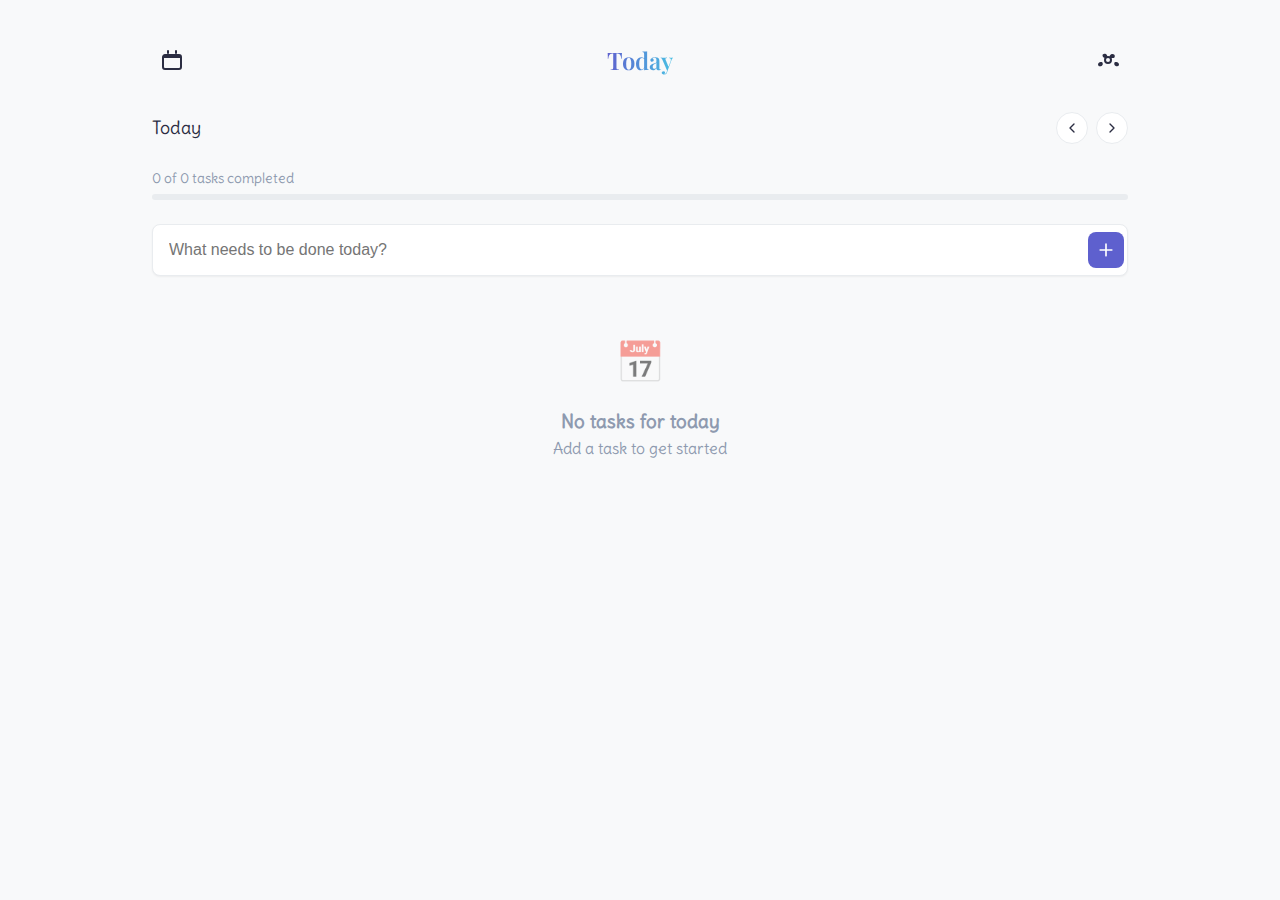
<file: index.html>
<!DOCTYPE html>
<html lang="en">
<head>
    <meta charset="UTF-8">
    <meta name="viewport" content="width=device-width, initial-scale=1.0">
    <title>Today | Luminous Planner</title>
    <link href="https://fonts.googleapis.com/css2?family=Inter:wght@300;400;500;600;700&family=Playfair+Display:wght@400;500;600&display=swap" rel="stylesheet">
    <link href="https://fonts.googleapis.com/css2?family=Delius&display=swap" rel="stylesheet">
    <link rel="stylesheet" href="css/styles.css">
    <link rel="stylesheet" href="css/animations.css">
    <script type="module" src="js/app.js"></script>
    
    <!-- Add these to both HTML files -->
<link rel="manifest" href="/manifest.json">
<meta name="theme-color" content="#5e60ce">

<!-- iOS specific -->
<meta name="apple-mobile-web-app-capable" content="yes">
<meta name="apple-mobile-web-app-status-bar-style" content="black-translucent">
<link rel="apple-touch-icon" href="/icons/icon-192.png">

<!-- Android/Windows -->
<meta name="mobile-web-app-capable" content="yes">
<meta name="msapplication-TileColor" content="#5e60ce">
<meta name="msapplication-TileImage" content="/icons/icon-144.png">
</head>
<body>
    <div class="app-container day-view">
        <header class="app-header">
            <button class="nav-btn week-view-btn" aria-label="View week">
                <svg width="24" height="24" viewBox="0 0 24 24" fill="none" xmlns="http://www.w3.org/2000/svg">
                    <path d="M8 3V5M16 3V5M3 9H21M5 7H19C20.1046 7 21 7.89543 21 9V19C21 20.1046 20.1046 21 19 21H5C3.89543 21 3 20.1046 3 19V9C3 7.89543 3.89543 7 5 7Z" stroke="currentColor" stroke-width="2" stroke-linecap="round" stroke-linejoin="round"/>
                </svg>
            </button>
            <h1 class="day-title">Today</h1>
            <button class="nav-btn settings-btn" aria-label="Settings">
                <svg width="24" height="24" viewBox="0 0 24 24" fill="none" xmlns="http://www.w3.org/2000/svg">
                    <path d="M12 15C13.6569 15 15 13.6569 15 12C15 10.3431 13.6569 9 12 9C10.3431 9 9 10.3431 9 12C9 13.6569 10.3431 15 12 15Z" stroke="currentColor" stroke-width="2" stroke-linecap="round" stroke-linejoin="round"/>
                    <path d="M19.4 15C19.2669 15.3016 19.227 15.6362 19.2851 15.9606C19.3432 16.2849 19.4968 16.5835 19.725 16.8175C19.9532 17.0515 20.245 17.2101 20.5615 17.2717C20.878 17.3334 21.2035 17.2954 21.495 17.163L21.6 17.1C21.8 17 22 16.9 22 16.5C22 16 21.5 15.5 21 15.2C20.9 15.1 20.7 15 20.5 15H19.4Z" stroke="currentColor" stroke-width="2" stroke-linecap="round" stroke-linejoin="round"/>
                    <path d="M10.1 9C10.2331 8.69842 10.273 8.36375 10.2149 8.0394C10.1568 7.71506 10.0032 7.41649 9.775 7.18251C9.54678 6.94853 9.25503 6.78986 8.93853 6.72823C8.62203 6.66659 8.29648 6.70465 8.005 6.837L7.9 6.9C7.7 7 7.5 7.1 7.5 7.5C7.5 8 8 8.5 8.5 8.8C8.6 8.9 8.8 9 9 9H10.1Z" stroke="currentColor" stroke-width="2" stroke-linecap="round" stroke-linejoin="round"/>
                    <path d="M5.6 15H4.5C4.3 15 4.1 15.1 4 15.2C3.5 15.5 3 16 3 16.5C3 16.9 3.2 17 3.4 17.1L3.5 17.2C3.8 17.3 4.1 17.4 4.5 17.3C4.8 17.2 5.1 17.1 5.4 16.8C5.6 16.6 5.8 16.3 5.8 16C5.7 15.6 5.7 15.3 5.6 15Z" stroke="currentColor" stroke-width="2" stroke-linecap="round" stroke-linejoin="round"/>
                    <path d="M16.5 9H17.6C17.7 8.7 17.8 8.4 17.8 8.1C17.8 7.8 17.6 7.5 17.4 7.3C17.2 7.1 16.9 6.9 16.5 6.9C16.1 6.9 15.8 7 15.5 7.2L15.4 7.3C15.1 7.5 14.9 7.7 14.7 8C14.5 8.3 14.5 8.6 14.5 9H15.6H16.5Z" stroke="currentColor" stroke-width="2" stroke-linecap="round" stroke-linejoin="round"/>
                </svg>
            </button>
        </header>

        <main class="day-main">
            <div class="date-display">
                <div class="current-date">Monday, June 10</div>
                <div class="nav-days">
                    <button class="nav-day-btn prev-day" aria-label="Previous day">
                        <svg width="16" height="16" viewBox="0 0 24 24" fill="none" xmlns="http://www.w3.org/2000/svg">
                            <path d="M15 18L9 12L15 6" stroke="currentColor" stroke-width="2" stroke-linecap="round" stroke-linejoin="round"/>
                        </svg>
                    </button>
                    <button class="nav-day-btn next-day" aria-label="Next day">
                        <svg width="16" height="16" viewBox="0 0 24 24" fill="none" xmlns="http://www.w3.org/2000/svg">
                            <path d="M9 18L15 12L9 6" stroke="currentColor" stroke-width="2" stroke-linecap="round" stroke-linejoin="round"/>
                        </svg>
                    </button>
                </div>
            </div>

            <div class="task-progress">
                <div class="progress-text">2 of 5 tasks completed</div>
                <div class="progress-bar">
                    <div class="progress-fill" style="width: 40%"></div>
                </div>
            </div>

            <div class="task-input-container">
                <input type="text" class="task-input" placeholder="What needs to be done today?" id="task-input">
                <button class="add-task-btn" id="add-task-btn">
                    <svg width="20" height="20" viewBox="0 0 24 24" fill="none" xmlns="http://www.w3.org/2000/svg">
                        <path d="M12 5V19M5 12H19" stroke="currentColor" stroke-width="2" stroke-linecap="round" stroke-linejoin="round"/>
                    </svg>
                </button>
            </div>

            <ul class="task-list" id="task-list">
                <!-- Tasks will be injected here by JavaScript -->
            </ul>
        </main>

        <div class="empty-state" id="empty-state">
            <div class="empty-icon">📅</div>
            <h3>No tasks for today</h3>
            <p>Add a task to get started</p>
        </div>
    </div>

    <div class="settings-modal" id="settings-modal">
        <div class="settings-content">
          <div class="settings-header">
            <h2>Settings</h2>
            <button class="close-settings">&times;</button>
          </div>
          <div class="settings-body">
            <div class="setting-group">
              <h3>Appearance</h3>
              <div class="setting-option">
                <label>
                  <input type="checkbox" id="dark-mode-toggle">
                  Dark Mode
                </label>
              </div>
              <div class="setting-option">
                <label>Theme Color</label>
                <div class="color-options">
                  <button class="color-option" data-color="#3d5a80" style="background-color: #3d5a80;"></button>
                  <button class="color-option" data-color="#da627d" style="background-color: #da627d;"></button>
                  <button class="color-option" data-color="#3a0ca3" style="background-color: #3a0ca3;"></button>
                  <button class="color-option" data-color="#7209b7" style="background-color: #7209b7;"></button>
                </div>
              </div>
              <div class="setting-option">
                  <label>Secondary Color</label>
                  <div class="secondary-color-options">
                      <button class="secondary-color-option" data-color="#48bfe3" style="background-color: #48bfe3;"></button>
                      <button class="secondary-color-option" data-color="#4cc9f0" style="background-color: #4cc9f0;"></button>
                      <button class="secondary-color-option" data-color="#56cfe1" style="background-color: #56cfe1;"></button>
                      <button class="secondary-color-option" data-color="#72efdd" style="background-color: #72efdd;"></button>
                      <button class="secondary-color-option" data-color="#80ffdb" style="background-color: #80ffdb;"></button>
                      <button class="secondary-color-option" data-color="#f72585" style="background-color: #f72585;"></button>
                  </div>
                </div>
            </div>
            <div class="setting-group">
              <h3>Notifications</h3>
              <div class="setting-option">
                <label>
                  <input type="checkbox" id="notifications-toggle">
                  Enable Reminders
                </label>
              </div>
            </div>
          </div>
        </div>
      </div>

      <script>
        // Register service worker
        if ('serviceWorker' in navigator) {
          window.addEventListener('load', () => {
            navigator.serviceWorker.register('js/sw.js')
              .then(registration => {
                console.log('ServiceWorker registration successful');
              })
              .catch(err => {
                console.log('ServiceWorker registration failed: ', err);
              });
          });
        }
        </script>
    <script src="js/utils.js"></script>
    <script src="js/storage.js"></script>
    <!-- In both index.html and week.html -->

    <script src="js/router.js"></script>
</body>
</html>
</file>
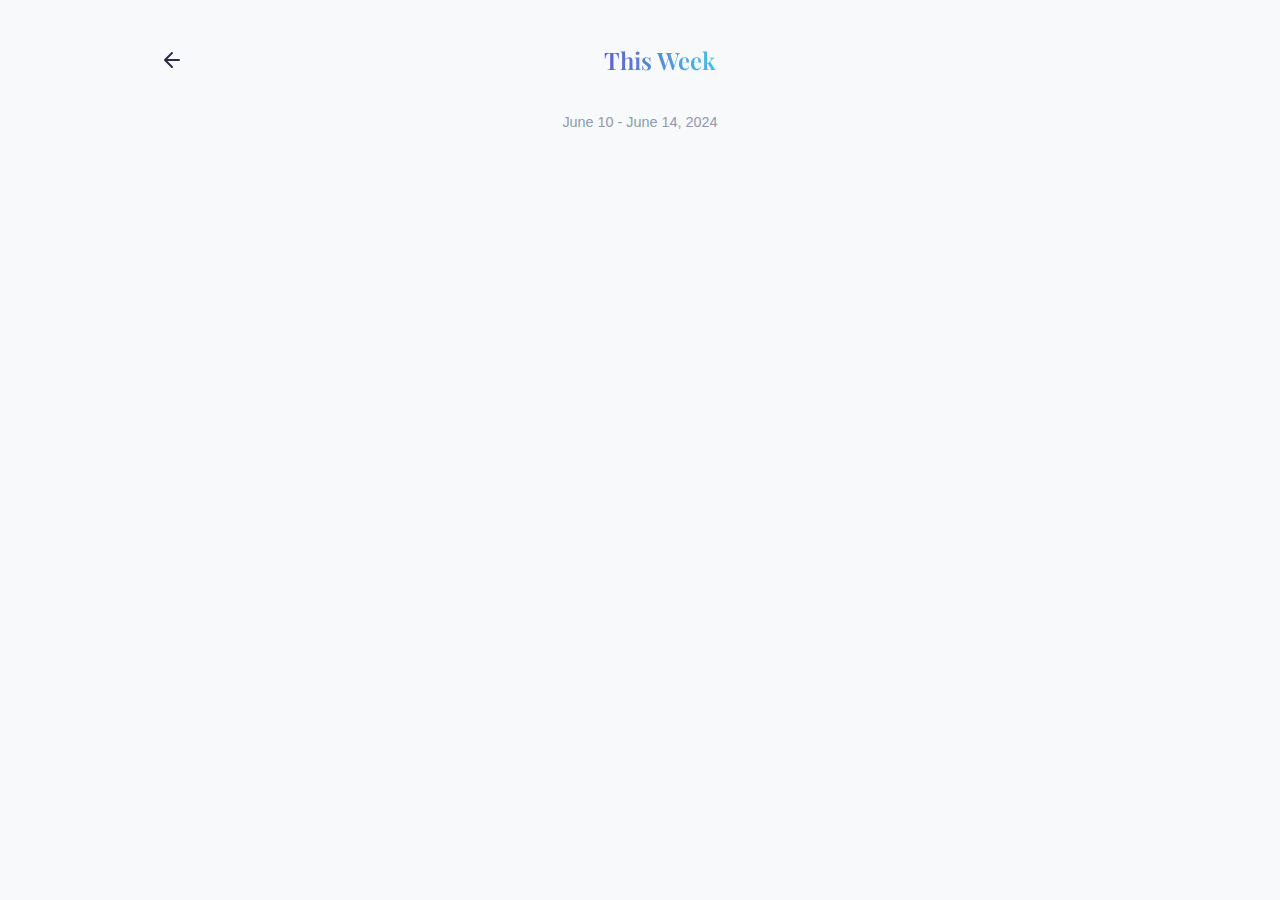
<file: week.html>
<!DOCTYPE html>
<html lang="en">
<head>
    <meta charset="UTF-8">
    <meta name="viewport" content="width=device-width, initial-scale=1.0">
    <title>Week | Luminous Planner</title>
    <link href="https://fonts.googleapis.com/css2?family=Inter:wght@300;400;500;600;700&family=Playfair+Display:wght@400;500;600&display=swap" rel="stylesheet">
    <link rel="stylesheet" href="css/styles.css">
    <link rel="stylesheet" href="css/animations.css">
    <script type="module" src="js/app.js"></script>
    
</head>
<body>
    <div class="app-container week-view">
        <header class="app-header">
            <button class="nav-btn back-btn" aria-label="Back to today">
                <svg width="24" height="24" viewBox="0 0 24 24" fill="none" xmlns="http://www.w3.org/2000/svg">
                    <path d="M19 12H5M12 19L5 12L12 5" stroke="currentColor" stroke-width="2" stroke-linecap="round" stroke-linejoin="round"/>
                </svg>
            </button>
            <h1 class="week-title">This Week</h1>
            <div class="spacer"></div>
        </header>

        <main class="week-main">
            <div class="week-range">June 10 - June 14, 2024</div>
            
            <div class="week-grid" id="week-grid">
                <!-- Days will be injected here by JavaScript -->
            </div>
        </main>
    </div>

    <script>
        // Register service worker
        if ('serviceWorker' in navigator) {
          window.addEventListener('load', () => {
            navigator.serviceWorker.register('/sw.js')
              .then(registration => {
                console.log('ServiceWorker registration successful');
              })
              .catch(err => {
                console.log('ServiceWorker registration failed: ', err);
              });
          });
        }
        </script>
    <script src="js/utils.js"></script>
    <script src="js/storage.js"></script>
    <!-- In both index.html and week.html -->

    <script src="js/router.js"></script>
</body>
</html>
</file>
<file: css/styles.css>
:root {
    --primary: #5e60ce;
    --primary-light: #8a8df2;
    --primary-dark: #3a0ca3;
    --secondary: #48bfe3;
    --accent: #64dfdf;
    --success: #80ffdb;
    --warning: #ff9e00;
    --error: #ef233c;
    
    --text-primary: #2b2d42;
    --text-secondary: #4a4e69;
    --text-muted: #8e9aaf;
    
    --bg-primary: #f8f9fa;
    --bg-secondary: #e9ecef;
    --bg-surface: #ffffff;
    
    --border-radius: 12px;
    --border-radius-sm: 8px;
    
    --shadow-sm: 0 1px 2px 0 rgba(0, 0, 0, 0.05);
    --shadow: 0 4px 6px -1px rgba(0, 0, 0, 0.1), 0 2px 4px -1px rgba(0, 0, 0, 0.06);
    --shadow-md: 0 10px 15px -3px rgba(0, 0, 0, 0.1), 0 4px 6px -2px rgba(0, 0, 0, 0.05);
    
    --space-xs: 4px;
    --space-sm: 8px;
    --space-md: 16px;
    --space-lg: 24px;
    --space-xl: 32px;
}

* {
    box-sizing: border-box;
    margin: 0;
    padding: 0;
}

html {
    font-size: 16px;
}

body {
    font-family: 'Delius', sans-serif;
    background-color: var(--bg-primary);
    color: var(--text-primary);
    line-height: 1.5;
    -webkit-font-smoothing: antialiased;
}

.app-container {
    max-width: 100%;
    min-height: 100vh;
    padding: var(--space-md);
    display: flex;
    flex-direction: column;
}

.app-header {
    display: flex;
    justify-content: space-between;
    align-items: center;
    padding: var(--space-md) 0;
    margin-bottom: var(--space-md);
}

.nav-btn {
    background: none;
    border: none;
    width: 40px;
    height: 40px;
    border-radius: 50%;
    display: flex;
    align-items: center;
    justify-content: center;
    cursor: pointer;
    color: var(--text-primary);
    transition: all 0.2s ease;
}

.nav-btn:hover {
    background-color: var(--bg-secondary);
    color: var(--primary);
}

.day-title, .week-title {
    font-family: 'Playfair Display', serif;
    font-weight: 600;
    font-size: 1.5rem;
    color: var(--primary);
    background: linear-gradient(to right, var(--primary), var(--secondary));
    -webkit-background-clip: text;
    -webkit-text-fill-color: transparent;
}

.date-display {
    display: flex;
    justify-content: space-between;
    align-items: center;
    margin-bottom: var(--space-lg);
}

.current-date {
    font-size: 1.1rem;
    font-weight: 500;
    color: var(--text-primary);
}

.nav-days {
    display: flex;
    gap: var(--space-sm);
}

.nav-day-btn {
    background: var(--bg-surface);
    border: 1px solid var(--bg-secondary);
    width: 32px;
    height: 32px;
    border-radius: 50%;
    display: flex;
    align-items: center;
    justify-content: center;
    cursor: pointer;
    color: var(--text-primary);
    transition: all 0.2s ease;
}

.nav-day-btn:hover {
    background-color: var(--primary);
    color: white;
    border-color: var(--primary);
}

.task-progress {
    margin-bottom: var(--space-lg);
}

.progress-text {
    font-size: 0.9rem;
    color: var(--text-muted);
    margin-bottom: var(--space-xs);
}

.progress-bar {
    height: 6px;
    background: var(--bg-secondary);
    border-radius: 3px;
    overflow: hidden;
}

.progress-fill {
    height: 100%;
    background: linear-gradient(to right, var(--primary), var(--accent));
    border-radius: 3px;
    transition: width 0.5s ease;
}

.task-input-container {
    position: relative;
    margin-bottom: var(--space-lg);
}

.task-input {
    width: 100%;
    padding: var(--space-md);
    padding-right: 50px;
    border: 1px solid var(--bg-secondary);
    border-radius: var(--border-radius-sm);
    font-size: 1rem;
    transition: all 0.2s ease;
    box-shadow: var(--shadow-sm);
    background: var(--bg-surface);
}

.task-input:focus {
    outline: none;
    border-color: var(--primary-light);
    box-shadow: 0 0 0 3px rgba(94, 96, 206, 0.2);
}

.add-task-btn {
    position: absolute;
    right: 4px;
    top: 50%;
    transform: translateY(-50%);
    background: var(--primary);
    color: white;
    border: none;
    width: 36px;
    height: 36px;
    border-radius: var(--border-radius-sm);
    display: flex;
    align-items: center;
    justify-content: center;
    cursor: pointer;
    transition: all 0.2s ease;
}

.add-task-btn:hover {
    background: var(--primary-dark);
    transform: translateY(-50%) scale(1.05);
}

.task-list {
    list-style: none;
    display: flex;
    flex-direction: column;
    gap: var(--space-sm);

}

.task-item {
    display: flex;
    align-items: center;
    padding: var(--space-md);
    background: var(--bg-surface);
    border-radius: var(--border-radius-sm);
    transition: all 0.2s ease;
    box-shadow: var(--shadow-sm);
}

.task-checkbox {
    appearance: none;
    -webkit-appearance: none;
    width: 20px;
    height: 20px;
    border: 2px solid var(--bg-secondary);
    border-radius: 6px;
    margin-right: var(--space-md);
    cursor: pointer;
    display: flex;
    align-items: center;
    justify-content: center;
    transition: all 0.2s ease;
    flex-shrink: 0;
}

.task-checkbox:checked {
    background: var(--primary);
    border-color: var(--primary);
}

.task-checkbox:checked::after {
    content: '✓';
    color: white;
    font-size: 0.8rem;
}

.task-text {
    flex-grow: 1;
    font-size: 0.95rem;
    transition: all 0.2s ease;
    word-break: break-word;
    /* color: var(--secondary); */
}

.task-item.completed .task-text {
    color: var(--text-muted);
    text-decoration: line-through;
}

.task-actions {
    display: flex;
    gap: var(--space-xs);
    margin-left: var(--space-sm);
    opacity: 0;
    transition: opacity 0.2s ease;
}

.task-item:hover .task-actions {
    opacity: 1;
}

.action-btn {
    background: none;
    border: none;
    width: 28px;
    height: 28px;
    border-radius: 6px;
    display: flex;
    align-items: center;
    justify-content: center;
    cursor: pointer;
    color: var(--text-muted);
    transition: all 0.2s ease;
}

.action-btn:hover {
    background: rgba(94, 96, 206, 0.1);
    color: var(--primary);
}

.empty-state {
    text-align: center;
    padding: var(--space-xl) 0;
    color: var(--text-muted);
    display: none;
}

.empty-state.visible {
    display: block;
}

.empty-icon {
    font-size: 2.5rem;
    margin-bottom: var(--space-md);
    opacity: 0.5;
}

/* Week View Styles */
.week-view .week-main {
    flex-grow: 1;
}

.week-range {
    text-align: center;
    color: var(--text-muted);
    font-size: 0.9rem;
    margin-bottom: var(--space-lg);
}

.week-grid {
    display: grid;
    grid-template-columns: 1fr;
    gap: var(--space-md);
}

.day-card {
    background: var(--bg-surface);
    border-radius: var(--border-radius);
    padding: var(--space-md);
    box-shadow: var(--shadow-sm);
    transition: all 0.2s ease;
}

.day-card:hover {
    transform: translateY(-2px);
    box-shadow: var(--shadow);
}

.day-card-header {
    display: flex;
    justify-content: space-between;
    align-items: center;
    margin-bottom: var(--space-md);
    padding-bottom: var(--space-sm);
    border-bottom: 1px solid var(--bg-secondary);
}

.day-card-title {
    font-weight: 600;
    color: var(--primary);
}

.day-card-count {
    font-size: 0.85rem;
    color: var(--text-muted);
    background: var(--bg-secondary);
    padding: var(--space-xs) var(--space-sm);
    border-radius: 50px;
}

.day-card-tasks {
    list-style: none;
    display: flex;
    flex-direction: column;
    gap: var(--space-sm);
}

.day-card-task {
    display: flex;
    align-items: center;
    font-size: 0.9rem;
    padding: var(--space-xs) 0;
}

.day-card-task.completed {
    color: var(--text-muted);
    text-decoration: line-through;
}

.day-card-task-checkbox {
    margin-right: var(--space-sm);
    color: var(--primary);
}

/* Responsive Design */
@media (min-width: 640px) {
    .app-container {
        max-width: 640px;
        margin: 0 auto;
    }
    
    .week-grid {
        grid-template-columns: repeat(2, 1fr);
    }
}

@media (min-width: 768px) {
    .app-container {
        max-width: 768px;
        padding: var(--space-lg);
    }
    
    .week-grid {
        grid-template-columns: repeat(3, 1fr);
    }
}

@media (min-width: 1024px) {
    .app-container {
        max-width: 1024px;
    }
    
    .week-grid {
        grid-template-columns: repeat(5, 1fr);
    }
}
/* Settings Modal */
.settings-modal {
    position: fixed;
    top: 0;
    left: 0;
    width: 100%;
    height: 100%;
    background-color: rgba(0, 0, 0, 0.5);
    display: flex;
    align-items: center;
    justify-content: center;
    z-index: 1000;
    opacity: 0;
    pointer-events: none;
    transition: opacity 0.3s ease;
  }
  
  .settings-modal.active {
    opacity: 1;
    pointer-events: all;
  }
  
  .settings-content {
    background-color: white;
    border-radius: var(--border-radius);
    width: 90%;
    max-width: 500px;
    max-height: 80vh;
    overflow-y: auto;
    box-shadow: var(--shadow-lg);
    transform: translateY(20px);
    transition: transform 0.3s ease;
  }
  
  .settings-modal.active .settings-content {
    transform: translateY(0);
  }
  
  .settings-header {
    display: flex;
    justify-content: space-between;
    align-items: center;
    padding: var(--space-md);
    border-bottom: 1px solid var(--gray-200);
  }
  
  .close-settings {
    background: none;
    border: none;
    font-size: 1.5rem;
    cursor: pointer;
    color: var(--text-muted);
  }
  
  .settings-body {
    padding: var(--space-md);
  }
  
  .setting-group {
    margin-bottom: var(--space-lg);
  }
  
  .setting-group h3 {
    margin-bottom: var(--space-md);
    color: var(--primary);
  }
  
  .setting-option {
    margin-bottom: var(--space-md);
    display: flex;
    flex-direction: column;
  }
  
  .setting-option label {
    margin-bottom: var(--space-sm);
    display: flex;
    align-items: center;
    gap: var(--space-sm);
  }
  
  .color-options {
    display: flex;
    gap: var(--space-sm);
    margin-top: var(--space-sm);
  }
  
  .color-option {
    width: 30px;
    height: 30px;
    border-radius: 50%;
    border: 2px solid transparent;
    cursor: pointer;
    transition: transform 0.2s ease;
  }
  
  .color-option:hover {
    transform: scale(1.1);
  }
  
  .color-option.active {
    border-color: var(--text-primary);
    transform: scale(1.1);
  }

    .secondary-color-options {
        display: flex;
        gap: var(--space-sm);
        margin-top: var(--space-sm);
    }

    .secondary-color-option {
        width: 30px;
        height: 30px;
        border-radius: 50%;
        border: 2px solid transparent;
        cursor: pointer;
        transition: transform 0.2s ease;
    }

    .secondary-color-option:hover {
        transform: scale(1.1);
    }

    .secondary-color-option.active {
        border-color: var(--text-primary);
        transform: scale(1.1);
    }
  
  /* Dark Mode */
  .dark-mode {
    --text-primary: #f8f9fa;
    --text-secondary: #e9ecef;
    --text-muted: #adb5bd;
    --bg-primary: #212529;
    --bg-secondary: #343a40;
    --bg-surface: #495057;
    --gray-100: #212529;
    --gray-200: #343a40;
    --gray-300: #495057;
    --gray-400: #6c757d;
    --gray-500: #adb5bd;
    --gray-600: #ced4da;
  }
</file>
<file: css/animations.css>
/* Fade animations */
@keyframes fadeIn {
    from { opacity: 0; transform: translateY(10px); }
    to { opacity: 1; transform: translateY(0); }
}

@keyframes fadeOut {
    from { opacity: 1; transform: scale(1); }
    to { opacity: 0; transform: scale(0.95); }
}

/* Slide animations */
@keyframes slideInRight {
    from { transform: translateX(20px); opacity: 0; }
    to { transform: translateX(0); opacity: 1; }
}

@keyframes slideOutRight {
    from { transform: translateX(0); opacity: 1; }
    to { transform: translateX(20px); opacity: 0; }
}

/* Pulse animation */
@keyframes pulse {
    0% { transform: scale(1); }
    50% { transform: scale(1.05); }
    100% { transform: scale(1); }
}

/* Task animations */
.task-item {
    animation: fadeIn 0.3s ease forwards;
}

.task-item.exiting {
    animation: fadeOut 0.3s ease forwards;
}

.task-item.moving {
    animation: slideOutRight 0.3s ease forwards;
}

.pulse {
    animation: pulse 1.5s infinite;
}

/* Page transitions */
.page-enter {
    opacity: 0;
    transform: translateY(20px);
}

.page-enter-active {
    opacity: 1;
    transform: translateY(0);
    transition: all 0.3s ease;
}

.page-exit {
    opacity: 1;
    transform: translateY(0);
}

.page-exit-active {
    opacity: 0;
    transform: translateY(-20px);
    transition: all 0.3s ease;
}
</file>
